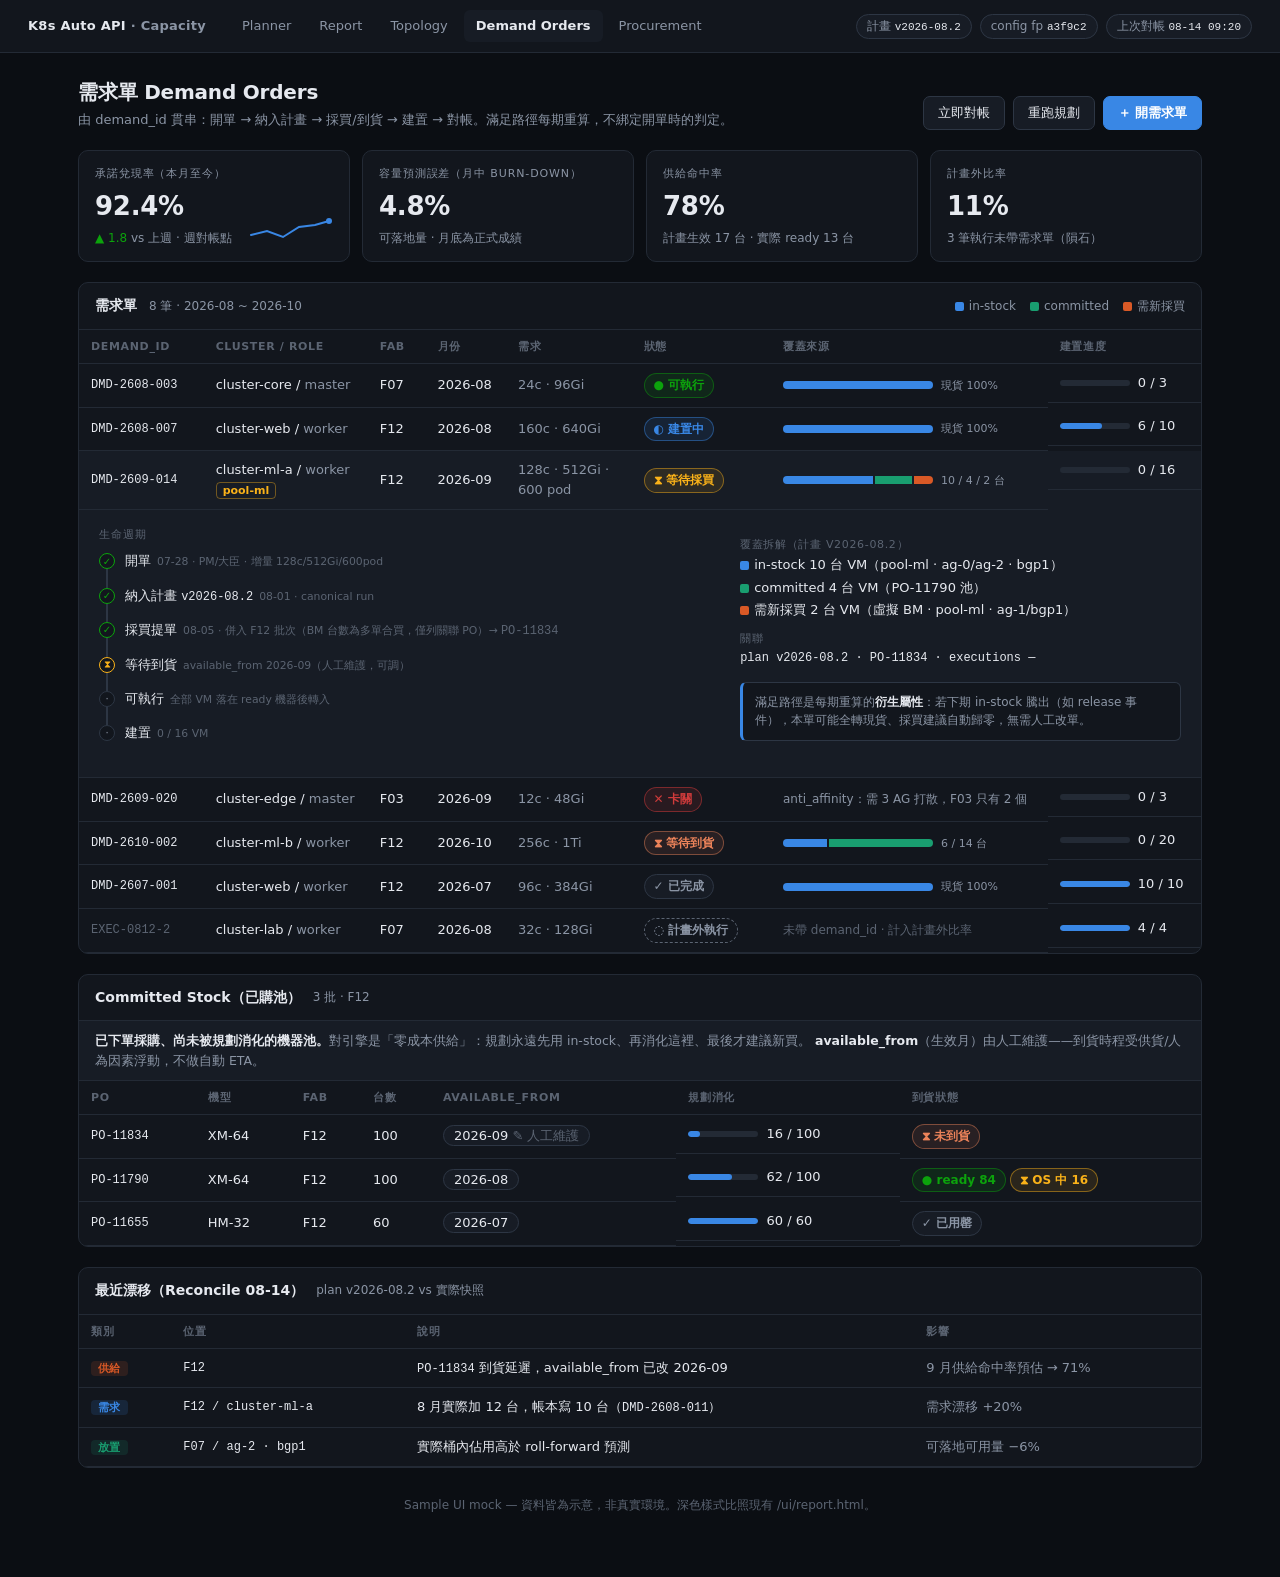
<file: docs/mockups/e2e-ui-mock.html>
<!doctype html>
<html lang="zh-Hant">
<head>
<meta charset="utf-8">
<meta name="viewport" content="width=device-width,initial-scale=1">
<title>Demand Orders — E2E Sample UI (mock)</title>
<style>
  :root{
    --bg:#0b0e13; --card:#12161d; --card2:#171c25; --border:#232a35; --border2:#2d3644;
    --text:#e6e9ef; --muted:#8b95a5; --subtle:#5b6472;
    --accent:#3987e5;
    --c-instock:#3987e5; --c-committed:#199e70; --c-newbuy:#d95926;
    --f03:#3987e5; --f07:#d95926; --f12:#199e70;
    --s-good:#0ca30c; --s-warn:#fab219; --s-serious:#ec835a; --s-crit:#d03b3b;
    color-scheme:dark;
  }
  *{box-sizing:border-box}
  body{margin:0;background:var(--bg);color:var(--text);
    font:14px/1.55 ui-sans-serif,system-ui,-apple-system,"Segoe UI",Roboto,"Noto Sans TC",sans-serif;}
  .num{font-variant-numeric:tabular-nums}
  a{color:var(--accent);text-decoration:none}

  /* top nav */
  .topbar{display:flex;align-items:center;gap:24px;padding:10px 28px;border-bottom:1px solid var(--border);
    background:var(--card);position:sticky;top:0;z-index:5}
  .brand{font-weight:600;font-size:13px;letter-spacing:.02em;color:var(--muted)}
  .brand b{color:var(--text)}
  nav{display:flex;gap:4px}
  nav a{padding:6px 12px;border-radius:6px;color:var(--muted);font-size:13px;cursor:pointer}
  nav a:hover{background:var(--card2);color:var(--text)}
  nav a.on{background:var(--card2);color:var(--text);font-weight:600}
  .plan-ctx{margin-left:auto;display:flex;gap:8px;align-items:center;font-size:12px;color:var(--muted)}
  .ctx-chip{border:1px solid var(--border2);border-radius:999px;padding:2px 10px;background:var(--card2)}
  .ctx-chip code{color:var(--text);font-size:11px}

  main{max-width:1180px;margin:0 auto;padding:24px 28px 64px;display:flex;flex-direction:column;gap:20px}
  main[hidden]{display:none}
  tr[hidden]{display:none}

  .pagehead{display:flex;align-items:flex-end;gap:16px;flex-wrap:wrap}
  h1{font-size:20px;margin:0;font-weight:650;letter-spacing:-.01em}
  .pagehead p{margin:2px 0 0;color:var(--muted);font-size:13px}
  .actions{margin-left:auto;display:flex;gap:8px}
  .btn{border:1px solid var(--border2);background:var(--card2);color:var(--text);border-radius:7px;
    padding:7px 14px;font-size:13px;cursor:pointer}
  .btn:hover{border-color:var(--subtle)}
  .btn.primary{background:var(--accent);border-color:var(--accent);color:#fff;font-weight:600}
  .btn:focus-visible,nav a:focus-visible{outline:2px solid var(--accent);outline-offset:2px}

  .tiles{display:grid;grid-template-columns:repeat(auto-fit,minmax(230px,1fr));gap:12px}
  .tile{background:var(--card);border:1px solid var(--border);border-radius:10px;padding:14px 16px}
  .tile .lbl{font-size:11px;text-transform:uppercase;letter-spacing:.08em;color:var(--muted)}
  .tile .val{font-size:26px;font-weight:650;margin-top:4px;letter-spacing:-.01em}
  .tile .sub{font-size:12px;color:var(--muted);margin-top:2px}
  .tile .row{display:flex;align-items:flex-end;gap:12px}
  .spark{margin-left:auto;flex:0 0 auto}
  .delta-up{color:var(--s-good)}

  section.card{background:var(--card);border:1px solid var(--border);border-radius:10px;overflow:hidden}
  .card-h{display:flex;align-items:center;gap:12px;padding:12px 16px;border-bottom:1px solid var(--border);flex-wrap:wrap}
  .card-h h2{font-size:14px;margin:0;font-weight:650}
  .card-h .hint{color:var(--muted);font-size:12px}
  .legend{margin-left:auto;display:flex;gap:14px;font-size:12px;color:var(--muted);flex-wrap:wrap}
  .sw{display:inline-block;width:9px;height:9px;border-radius:2px;margin-right:5px;vertical-align:-1px}

  table{width:100%;border-collapse:collapse;font-size:13px}
  th{font-size:11px;text-transform:uppercase;letter-spacing:.06em;color:var(--subtle);
    text-align:left;padding:8px 12px;border-bottom:1px solid var(--border);font-weight:600}
  td{padding:9px 12px;border-bottom:1px solid var(--border);vertical-align:middle}
  tbody tr:hover{background:var(--card2)}
  tr.expanded, tr.expanded:hover{background:var(--card2)}
  .mono{font-family:ui-monospace,SFMono-Regular,Menlo,monospace;font-size:12px}
  .dim{color:var(--muted)} .dimmer{color:var(--subtle)}
  .tblwrap{overflow-x:auto}

  .chip{display:inline-flex;align-items:center;gap:5px;border-radius:999px;padding:2px 9px;
    font-size:12px;font-weight:600;border:1px solid transparent;white-space:nowrap}
  .st-ready   {color:var(--s-good);   border-color:color-mix(in srgb,var(--s-good) 45%,transparent);   background:color-mix(in srgb,var(--s-good) 12%,transparent)}
  .st-building{color:var(--accent);   border-color:color-mix(in srgb,var(--accent) 45%,transparent);   background:color-mix(in srgb,var(--accent) 12%,transparent)}
  .st-waitbuy {color:var(--s-warn);   border-color:color-mix(in srgb,var(--s-warn) 45%,transparent);   background:color-mix(in srgb,var(--s-warn) 10%,transparent)}
  .st-waitship{color:var(--s-serious);border-color:color-mix(in srgb,var(--s-serious) 45%,transparent);background:color-mix(in srgb,var(--s-serious) 10%,transparent)}
  .st-blocked {color:var(--s-crit);   border-color:color-mix(in srgb,var(--s-crit) 50%,transparent);   background:color-mix(in srgb,var(--s-crit) 12%,transparent)}
  .st-done    {color:var(--muted);    border-color:var(--border2); background:var(--card2)}
  .st-unplanned{color:var(--muted);border:1px dashed var(--subtle);background:transparent}

  .covbar{display:flex;width:150px;height:8px;border-radius:4px;overflow:hidden;gap:2px}
  .covbar i{display:block;height:100%}
  .cov-instock{background:var(--c-instock)} .cov-committed{background:var(--c-committed)} .cov-newbuy{background:var(--c-newbuy)}
  .covwrap{display:flex;align-items:center;gap:8px}
  .covwrap .pct{font-size:11px;color:var(--muted)}

  .progress{display:flex;align-items:center;gap:8px}
  .pbar{width:70px;height:6px;border-radius:3px;background:var(--border);overflow:hidden}
  .pbar i{display:block;height:100%;background:var(--accent);border-radius:3px}
  .pbar i.hot{background:var(--s-serious)}

  td.detail{padding:16px 20px 20px;background:var(--card2)}
  .detail-grid{display:grid;grid-template-columns:1.4fr 1fr;gap:24px}
  @media (max-width:820px){.detail-grid{grid-template-columns:1fr}}
  .timeline{list-style:none;margin:8px 0 0;padding:0;display:flex;flex-direction:column}
  .timeline li{position:relative;padding:0 0 14px 26px;font-size:13px}
  .timeline li::before{content:"";position:absolute;left:7px;top:16px;bottom:-2px;width:2px;background:var(--border2)}
  .timeline li:last-child::before{display:none}
  .timeline .dot{position:absolute;left:0;top:2px;width:16px;height:16px;border-radius:50%;
    display:flex;align-items:center;justify-content:center;font-size:10px;background:var(--card);
    border:1.5px solid var(--border2);color:var(--muted)}
  .timeline .done .dot{border-color:var(--s-good);color:var(--s-good)}
  .timeline .now .dot{border-color:var(--s-warn);color:var(--s-warn)}
  .timeline .t{color:var(--text)} .timeline small{color:var(--subtle);margin-left:6px}
  .kv{margin:8px 0 0;font-size:13px}
  .kv dt{color:var(--subtle);font-size:11px;text-transform:uppercase;letter-spacing:.06em;margin-top:10px}
  .kv dd{margin:2px 0 0}
  .note{margin-top:14px;padding:10px 12px;border:1px solid var(--border2);border-left:3px solid var(--accent);
    border-radius:6px;font-size:12px;color:var(--muted);background:var(--card)}

  .drift-cat{font-size:11px;font-weight:700;border-radius:4px;padding:1px 7px;letter-spacing:.03em}
  .dc-supply{color:var(--c-newbuy);background:color-mix(in srgb,var(--c-newbuy) 14%,transparent)}
  .dc-demand{color:var(--c-instock);background:color-mix(in srgb,var(--c-instock) 14%,transparent)}
  .dc-place{color:var(--c-committed);background:color-mix(in srgb,var(--c-committed) 14%,transparent)}

  .explain{padding:10px 16px;border-bottom:1px solid var(--border);font-size:12.5px;color:var(--muted);
    background:var(--card2)}
  .explain b{color:var(--text)}
  footer{color:var(--subtle);font-size:12px;text-align:center;padding-top:8px}

  /* fab filter */
  .fabfilter{display:flex;gap:6px}
  .fabfilter button{border:1px solid var(--border2);background:var(--card2);color:var(--muted);
    border-radius:999px;padding:3px 12px;font-size:12px;cursor:pointer}
  .fabfilter button.sel{background:var(--accent);border-color:var(--accent);color:#fff;font-weight:600}
  .fabfilter button:focus-visible{outline:2px solid var(--accent);outline-offset:2px}

  .chartwrap{padding:14px 16px 8px;overflow-x:auto}

  /* fab × month matrix */
  table.matrix th, table.matrix td{text-align:center}
  table.matrix th:first-child, table.matrix td:first-child{text-align:left}
  table.matrix thead tr:first-child th{border-bottom:none;padding-bottom:2px}
  table.matrix thead tr+tr th{padding-top:2px}
  table.matrix thead th.yr{color:var(--muted);letter-spacing:.12em}
  table.matrix thead th.yr:not(:first-child){border-left:1px solid var(--border2)}
  table.matrix td.ynew{border-left:1px solid var(--border2)}
  .mx .b{font-size:16px;font-weight:650;line-height:1.2}
  .mx .s{font-size:11px;color:var(--muted)}
  td.mx-block{background:color-mix(in srgb,var(--s-crit) 9%,transparent)}
  td.mx-block .b{color:var(--s-crit)}
  td.mx-idle{color:var(--subtle)}
  tr.mx-total td{background:var(--card2);font-weight:600;border-top:2px solid var(--border2)}
  .fab-dot{display:inline-block;width:9px;height:9px;border-radius:2px;margin-right:5px;vertical-align:-1px}
  .pool-tag{font-size:11px;font-weight:600;border:1px solid var(--border2);border-radius:4px;
    padding:1px 6px;color:var(--muted);background:var(--card2)}
  .pool-tag.ded{color:var(--s-warn);border-color:color-mix(in srgb,var(--s-warn) 40%,transparent)}
</style>
</head>
<body>

<div class="topbar">
  <span class="brand"><b>K8s Auto API</b> · Capacity</span>
  <nav>
    <a>Planner</a><a>Report</a><a>Topology</a>
    <a class="on" data-view="demand" href="#">Demand Orders</a>
    <a data-view="procure" href="#">Procurement</a>
  </nav>
  <div class="plan-ctx">
    <span class="ctx-chip">計畫 <code>v2026-08.2</code></span>
    <span class="ctx-chip">config fp <code>a3f9c2</code></span>
    <span class="ctx-chip">上次對帳 <code>08-14 09:20</code></span>
  </div>
</div>

<!-- ══════════════ VIEW 1 · DEMAND ORDERS ══════════════ -->
<main data-view="demand">
  <div class="pagehead">
    <div>
      <h1>需求單 Demand Orders</h1>
      <p>由 demand_id 貫串：開單 → 納入計畫 → 採買/到貨 → 建置 → 對帳。滿足路徑每期重算，不綁定開單時的判定。</p>
    </div>
    <div class="actions">
      <button class="btn">立即對帳</button>
      <button class="btn">重跑規劃</button>
      <button class="btn primary">＋ 開需求單</button>
    </div>
  </div>

  <div class="tiles">
    <div class="tile">
      <div class="lbl">承諾兌現率（本月至今）</div>
      <div class="row">
        <div><div class="val num">92.4%</div>
        <div class="sub num"><span class="delta-up">▲ 1.8</span> vs 上週 · 週對帳點</div></div>
        <svg class="spark" width="86" height="34" viewBox="0 0 86 34" aria-label="近六週承諾兌現率走勢">
          <polyline points="4,22 20,18 36,24 52,14 68,12 82,8" fill="none" stroke="var(--accent)" stroke-width="2" stroke-linecap="round"/>
          <circle cx="82" cy="8" r="3" fill="var(--accent)"/>
        </svg>
      </div>
    </div>
    <div class="tile">
      <div class="lbl">容量預測誤差（月中 burn-down）</div>
      <div class="val num">4.8%</div>
      <div class="sub">可落地量 · 月底為正式成績</div>
    </div>
    <div class="tile">
      <div class="lbl">供給命中率</div>
      <div class="val num">78%</div>
      <div class="sub num">計畫生效 17 台 · 實際 ready 13 台</div>
    </div>
    <div class="tile">
      <div class="lbl">計畫外比率</div>
      <div class="val num">11%</div>
      <div class="sub num">3 筆執行未帶需求單（隕石）</div>
    </div>
  </div>

  <section class="card">
    <div class="card-h">
      <h2>需求單</h2><span class="hint">8 筆 · 2026-08 ~ 2026-10</span>
      <div class="legend">
        <span><i class="sw" style="background:var(--c-instock)"></i>in-stock</span>
        <span><i class="sw" style="background:var(--c-committed)"></i>committed</span>
        <span><i class="sw" style="background:var(--c-newbuy)"></i>需新採買</span>
      </div>
    </div>
    <div class="tblwrap">
    <table>
      <thead><tr>
        <th>demand_id</th><th>cluster / role</th><th>fab</th><th>月份</th>
        <th>需求</th><th>狀態</th><th>覆蓋來源</th><th>建置進度</th>
      </tr></thead>
      <tbody>
        <tr>
          <td class="mono">DMD-2608-003</td><td>cluster-core / <span class="dim">master</span></td>
          <td>F07</td><td class="num">2026-08</td>
          <td class="dim num">24c · 96Gi</td>
          <td><span class="chip st-ready">● 可執行</span></td>
          <td><div class="covwrap"><div class="covbar"><i class="cov-instock" style="width:100%"></i></div><span class="pct">現貨 100%</span></div></td>
          <td class="progress num"><div class="pbar"><i style="width:0%"></i></div>0 / 3</td>
        </tr>
        <tr>
          <td class="mono">DMD-2608-007</td><td>cluster-web / <span class="dim">worker</span></td>
          <td>F12</td><td class="num">2026-08</td>
          <td class="dim num">160c · 640Gi</td>
          <td><span class="chip st-building">◐ 建置中</span></td>
          <td><div class="covwrap"><div class="covbar"><i class="cov-instock" style="width:100%"></i></div><span class="pct">現貨 100%</span></div></td>
          <td class="progress num"><div class="pbar"><i style="width:60%"></i></div>6 / 10</td>
        </tr>
        <tr class="expanded">
          <td class="mono">DMD-2609-014</td><td>cluster-ml-a / <span class="dim">worker</span> <span class="pool-tag ded">pool-ml</span></td>
          <td>F12</td><td class="num">2026-09</td>
          <td class="dim num">128c · 512Gi · 600 pod</td>
          <td><span class="chip st-waitbuy">⧗ 等待採買</span></td>
          <td><div class="covwrap"><div class="covbar">
            <i class="cov-instock" style="width:62%"></i><i class="cov-committed" style="width:25%"></i><i class="cov-newbuy" style="width:13%"></i>
          </div><span class="pct num">10 / 4 / 2 台</span></div></td>
          <td class="progress num"><div class="pbar"><i style="width:0%"></i></div>0 / 16</td>
        </tr>
        <tr class="expanded"><td class="detail" colspan="8">
          <div class="detail-grid">
            <div>
              <div class="lbl" style="font-size:11px;text-transform:uppercase;letter-spacing:.08em;color:var(--subtle)">生命週期</div>
              <ul class="timeline">
                <li class="done"><span class="dot">✓</span><span class="t">開單</span><small>07-28 · PM/大臣 · 增量 128c/512Gi/600pod</small></li>
                <li class="done"><span class="dot">✓</span><span class="t">納入計畫 <span class="mono">v2026-08.2</span></span><small>08-01 · canonical run</small></li>
                <li class="done"><span class="dot">✓</span><span class="t">採買提單</span><small>08-05 · 併入 F12 批次（BM 台數為多單合買，僅列關聯 PO）→ <span class="mono">PO-11834</span></small></li>
                <li class="now"><span class="dot">⧗</span><span class="t">等待到貨</span><small>available_from 2026-09（人工維護，可調）</small></li>
                <li><span class="dot">·</span><span class="t">可執行</span><small>全部 VM 落在 ready 機器後轉入</small></li>
                <li><span class="dot">·</span><span class="t">建置</span><small>0 / 16 VM</small></li>
              </ul>
            </div>
            <div>
              <dl class="kv">
                <dt>覆蓋拆解（計畫 v2026-08.2）</dt>
                <dd class="num"><i class="sw" style="background:var(--c-instock)"></i>in-stock 10 台 VM（pool-ml · ag-0/ag-2 · bgp1）</dd>
                <dd class="num"><i class="sw" style="background:var(--c-committed)"></i>committed 4 台 VM（PO-11790 池）</dd>
                <dd class="num"><i class="sw" style="background:var(--c-newbuy)"></i>需新採買 2 台 VM（虛擬 BM · pool-ml · ag-1/bgp1）</dd>
                <dt>關聯</dt>
                <dd class="mono">plan v2026-08.2 · PO-11834 · executions —</dd>
              </dl>
              <div class="note">滿足路徑是每期重算的<b style="color:var(--text)">衍生屬性</b>：若下期 in-stock 騰出（如 release 事件），本單可能全轉現貨、採買建議自動歸零，無需人工改單。</div>
            </div>
          </div>
        </td></tr>
        <tr>
          <td class="mono">DMD-2609-020</td><td>cluster-edge / <span class="dim">master</span></td>
          <td>F03</td><td class="num">2026-09</td>
          <td class="dim num">12c · 48Gi</td>
          <td><span class="chip st-blocked">✕ 卡關</span></td>
          <td><span class="dim" style="font-size:12px">anti_affinity：需 3 AG 打散，F03 只有 2 個</span></td>
          <td class="progress num"><div class="pbar"><i style="width:0%"></i></div>0 / 3</td>
        </tr>
        <tr>
          <td class="mono">DMD-2610-002</td><td>cluster-ml-b / <span class="dim">worker</span></td>
          <td>F12</td><td class="num">2026-10</td>
          <td class="dim num">256c · 1Ti</td>
          <td><span class="chip st-waitship">⧗ 等待到貨</span></td>
          <td><div class="covwrap"><div class="covbar">
            <i class="cov-instock" style="width:30%"></i><i class="cov-committed" style="width:70%"></i>
          </div><span class="pct num">6 / 14 台</span></div></td>
          <td class="progress num"><div class="pbar"><i style="width:0%"></i></div>0 / 20</td>
        </tr>
        <tr>
          <td class="mono">DMD-2607-001</td><td>cluster-web / <span class="dim">worker</span></td>
          <td>F12</td><td class="num">2026-07</td>
          <td class="dim num">96c · 384Gi</td>
          <td><span class="chip st-done">✓ 已完成</span></td>
          <td><div class="covwrap"><div class="covbar"><i class="cov-instock" style="width:100%"></i></div><span class="pct">現貨 100%</span></div></td>
          <td class="progress num"><div class="pbar"><i style="width:100%"></i></div>10 / 10</td>
        </tr>
        <tr>
          <td class="mono dimmer">EXEC-0812-2</td><td>cluster-lab / <span class="dim">worker</span></td>
          <td>F07</td><td class="num">2026-08</td>
          <td class="dim num">32c · 128Gi</td>
          <td><span class="chip st-unplanned">◌ 計畫外執行</span></td>
          <td><span class="dimmer" style="font-size:12px">未帶 demand_id · 計入計畫外比率</span></td>
          <td class="progress num"><div class="pbar"><i style="width:100%"></i></div>4 / 4</td>
        </tr>
      </tbody>
    </table>
    </div>
  </section>

  <section class="card">
    <div class="card-h"><h2>Committed Stock（已購池）</h2><span class="hint">3 批 · F12</span></div>
    <div class="explain">
      <b>已下單採購、尚未被規劃消化的機器池。</b>對引擎是「零成本供給」：規劃永遠先用 in-stock、再消化這裡、最後才建議新買。
      <b>available_from</b>（生效月）由人工維護——到貨時程受供貨/人為因素浮動，不做自動 ETA。
    </div>
    <div class="tblwrap">
    <table>
      <thead><tr>
        <th>PO</th><th>機型</th><th>fab</th><th>台數</th><th>available_from</th><th>規劃消化</th><th>到貨狀態</th>
      </tr></thead>
      <tbody>
        <tr>
          <td class="mono">PO-11834</td><td>XM-64</td><td>F12</td><td class="num">100</td>
          <td><span class="ctx-chip num">2026-09 <span class="dimmer">✎ 人工維護</span></span></td>
          <td class="progress num"><div class="pbar"><i style="width:16%"></i></div>16 / 100</td>
          <td><span class="chip st-waitship">⧗ 未到貨</span></td>
        </tr>
        <tr>
          <td class="mono">PO-11790</td><td>XM-64</td><td>F12</td><td class="num">100</td>
          <td><span class="ctx-chip num">2026-08</span></td>
          <td class="progress num"><div class="pbar"><i style="width:62%"></i></div>62 / 100</td>
          <td><span class="chip st-ready">● ready 84</span> <span class="chip st-waitbuy">⧗ OS 中 16</span></td>
        </tr>
        <tr>
          <td class="mono">PO-11655</td><td>HM-32</td><td>F12</td><td class="num">60</td>
          <td><span class="ctx-chip num">2026-07</span></td>
          <td class="progress num"><div class="pbar"><i style="width:100%"></i></div>60 / 60</td>
          <td><span class="chip st-done">✓ 已用罄</span></td>
        </tr>
      </tbody>
    </table>
    </div>
  </section>

  <section class="card">
    <div class="card-h"><h2>最近漂移（Reconcile 08-14）</h2><span class="hint">plan v2026-08.2 vs 實際快照</span></div>
    <div class="tblwrap">
    <table>
      <thead><tr><th>類別</th><th>位置</th><th>說明</th><th>影響</th></tr></thead>
      <tbody>
        <tr>
          <td><span class="drift-cat dc-supply">供給</span></td>
          <td class="mono">F12</td>
          <td><span class="mono">PO-11834</span> 到貨延遲，available_from 已改 2026-09</td>
          <td class="dim num">9 月供給命中率預估 → 71%</td>
        </tr>
        <tr>
          <td><span class="drift-cat dc-demand">需求</span></td>
          <td class="mono">F12 / cluster-ml-a</td>
          <td>8 月實際加 12 台，帳本寫 10 台（<span class="mono">DMD-2608-011</span>）</td>
          <td class="dim num">需求漂移 +20%</td>
        </tr>
        <tr>
          <td><span class="drift-cat dc-place">放置</span></td>
          <td class="mono">F07 / ag-2 · bgp1</td>
          <td>實際桶內佔用高於 roll-forward 預測</td>
          <td class="dim num">可落地可用量 −6%</td>
        </tr>
      </tbody>
    </table>
    </div>
  </section>

  <footer>Sample UI mock — 資料皆為示意，非真實環境。深色樣式比照現有 /ui/report.html。</footer>
</main>

<!-- ══════════════ VIEW 2 · PROCUREMENT ══════════════ -->
<main data-view="procure" hidden>
  <div class="pagehead">
    <div>
      <h1>採買 Procurement</h1>
      <p>同一份計畫（v2026-08.2）的採買投影：每月 × 每 fab 的需求量、in-stock 可落地、committed 消化與新採買建議。</p>
    </div>
    <div class="actions">
      <button class="btn">匯出 Excel</button>
      <button class="btn primary">重跑規劃</button>
    </div>
  </div>

  <div class="tiles">
    <div class="tile">
      <div class="lbl">未來三月新採買建議</div>
      <div class="val num">≥ 23 台 BM</div>
      <div class="sub num">F12 14 · F07 6 · F03 ≥3（卡關月 what-if）</div>
    </div>
    <div class="tile">
      <div class="lbl">Committed 未消化</div>
      <div class="val num">122 台</div>
      <div class="sub num">其中已 ready 84 · 未到貨 84（PO-11834）</div>
    </div>
    <div class="tile">
      <div class="lbl">2026-09 需求</div>
      <div class="val num">49 nodes</div>
      <div class="sub num">缺口 3 nodes（F03 · anti-affinity）</div>
    </div>
    <div class="tile">
      <div class="lbl">不買累計缺口（至 2026-10）</div>
      <div class="val num">≥ 23 台</div>
      <div class="sub">= 每月採買量前綴和（決議 #43）</div>
    </div>
  </div>

  <section class="card">
    <div class="card-h">
      <h2>逐月新採買 BM 台數</h2><span class="hint">by fab · 2026-08 ~ 2026-10</span>
      <div class="legend">
        <span><i class="fab-dot" style="background:var(--f03)"></i>F03</span>
        <span><i class="fab-dot" style="background:var(--f07)"></i>F07</span>
        <span><i class="fab-dot" style="background:var(--f12)"></i>F12</span>
        <span class="dimmer">虛線 = 卡關月 what-if 台數（下界 ≥）</span>
      </div>
    </div>
    <div class="chartwrap">
      <svg width="540" height="192" viewBox="0 0 540 192" role="img" aria-label="逐月新採買 BM 台數，依 fab 分組長條圖">
        <!-- gridlines -->
        <line x1="40" y1="150" x2="520" y2="150" stroke="var(--border2)" stroke-width="1"/>
        <line x1="40" y1="90"  x2="520" y2="90"  stroke="var(--border)" stroke-width="1"/>
        <line x1="40" y1="30"  x2="520" y2="30"  stroke="var(--border)" stroke-width="1"/>
        <text x="32" y="154" fill="var(--subtle)" font-size="10" text-anchor="end" class="num">0</text>
        <text x="32" y="94"  fill="var(--subtle)" font-size="10" text-anchor="end" class="num">4</text>
        <text x="32" y="34"  fill="var(--subtle)" font-size="10" text-anchor="end" class="num">8</text>
        <!-- 2026-08: all zero -->
        <text x="120" y="144" fill="var(--subtle)" font-size="10" text-anchor="middle" class="num">0 · 0 · 0</text>
        <text x="120" y="170" fill="var(--muted)" font-size="11" text-anchor="middle">2026-08</text>
        <!-- 2026-09 cluster: F03 3(what-if) F07 4 F12 6 -->
        <g>
          <rect x="240" y="105" width="26" height="45" rx="3" fill="var(--f03)" fill-opacity=".3"
                stroke="var(--f03)" stroke-width="1.5" stroke-dasharray="4 3"><title>F03 · 2026-09 · what-if ≥3 台（卡關月）</title></rect>
          <text x="253" y="98" fill="var(--muted)" font-size="10" text-anchor="middle" class="num">≥3</text>
          <rect x="272" y="90" width="26" height="60" rx="3" fill="var(--f07)"><title>F07 · 2026-09 · 4 台</title></rect>
          <text x="285" y="83" fill="var(--muted)" font-size="10" text-anchor="middle" class="num">4</text>
          <rect x="304" y="60" width="26" height="90" rx="3" fill="var(--f12)"><title>F12 · 2026-09 · 6 台</title></rect>
          <text x="317" y="53" fill="var(--muted)" font-size="10" text-anchor="middle" class="num">6</text>
          <text x="285" y="170" fill="var(--muted)" font-size="11" text-anchor="middle">2026-09</text>
        </g>
        <!-- 2026-10 cluster: F03 0 F07 2 F12 8 -->
        <g>
          <text x="423" y="144" fill="var(--subtle)" font-size="10" text-anchor="middle" class="num">0</text>
          <rect x="439" y="120" width="26" height="30" rx="3" fill="var(--f07)"><title>F07 · 2026-10 · 2 台</title></rect>
          <text x="452" y="113" fill="var(--muted)" font-size="10" text-anchor="middle" class="num">2</text>
          <rect x="471" y="30" width="26" height="120" rx="3" fill="var(--f12)"><title>F12 · 2026-10 · 8 台</title></rect>
          <text x="484" y="23" fill="var(--muted)" font-size="10" text-anchor="middle" class="num">8</text>
          <text x="452" y="170" fill="var(--muted)" font-size="11" text-anchor="middle">2026-10</text>
        </g>
      </svg>
    </div>
  </section>

  <section class="card">
    <div class="card-h">
      <h2>Fab × 月 矩陣</h2><span class="hint">大字 = 新採買 BM 台數 · 小字 = 需求 nodes</span>
      <div class="legend">
        <span><span class="chip st-blocked" style="font-size:11px;padding:1px 7px">✕ 卡關</span></span>
        <span class="dimmer">「—」= 該月未規劃（非 0，月份三態）</span>
      </div>
    </div>
    <div class="tblwrap">
    <table class="matrix">
      <thead>
        <tr>
          <th rowspan="2">fab</th>
          <th class="yr" colspan="5">2026</th>
          <th class="yr" colspan="1">2027</th>
        </tr>
        <tr><th>08</th><th>09</th><th>10</th><th>11</th><th>12</th><th>01</th></tr>
      </thead>
      <tbody>
        <tr>
          <td><i class="fab-dot" style="background:var(--f03)"></i>F03</td>
          <td class="mx num"><div class="b">0</div><div class="s">6 nodes</div></td>
          <td class="mx mx-block num"><div class="b">≥3</div><div class="s">3 nodes · AA 卡關</div></td>
          <td class="mx mx-idle num"><div class="b">—</div><div class="s">未規劃</div></td>
          <td class="mx mx-idle num"><div class="b">—</div></td>
          <td class="mx mx-idle num"><div class="b">—</div></td>
          <td class="mx mx-idle num ynew"><div class="b">—</div></td>
        </tr>
        <tr>
          <td><i class="fab-dot" style="background:var(--f07)"></i>F07</td>
          <td class="mx num"><div class="b">0</div><div class="s">12 nodes</div></td>
          <td class="mx num"><div class="b">4</div><div class="s">30 nodes</div></td>
          <td class="mx num"><div class="b">2</div><div class="s">8 nodes</div></td>
          <td class="mx num"><div class="b">0</div><div class="s">6 nodes</div></td>
          <td class="mx mx-idle num"><div class="b">—</div></td>
          <td class="mx mx-idle num ynew"><div class="b">—</div></td>
        </tr>
        <tr>
          <td><i class="fab-dot" style="background:var(--f12)"></i>F12</td>
          <td class="mx num"><div class="b">0</div><div class="s">18 nodes</div></td>
          <td class="mx num"><div class="b">6</div><div class="s">16 nodes</div></td>
          <td class="mx num"><div class="b">8</div><div class="s">20 nodes</div></td>
          <td class="mx mx-idle num"><div class="b">—</div><div class="s">未規劃</div></td>
          <td class="mx num"><div class="b">5</div><div class="s">12 nodes</div></td>
          <td class="mx num ynew"><div class="b">3</div><div class="s">8 nodes</div></td>
        </tr>
        <tr class="mx-total">
          <td>合計</td>
          <td class="num">0</td>
          <td class="num">≥13</td>
          <td class="num">10</td>
          <td class="num">0</td>
          <td class="num">5</td>
          <td class="num ynew">3</td>
        </tr>
      </tbody>
    </table>
    </div>
  </section>

  <section class="card">
    <div class="card-h">
      <h2>需求 / 供給 / 採買明細</h2><span class="hint">fab × 月 · node 與 BM 兩種台數分開（決議 #23）</span>
      <div class="fabfilter" role="group" aria-label="fab 篩選">
        <button class="sel" data-fab="all">全部</button>
        <button data-fab="F03">F03</button>
        <button data-fab="F07">F07</button>
        <button data-fab="F12">F12</button>
      </div>
    </div>
    <div class="tblwrap">
    <table>
      <thead><tr>
        <th>fab</th><th>月份</th><th>需求 (nodes)</th><th>in-stock 可落地 (nodes)</th>
        <th>committed 消化 (台)</th><th>新採買 (BM 台)</th><th>不買累計 (台)</th><th>狀態</th>
      </tr></thead>
      <tbody>
        <tr data-fab="F03">
          <td><i class="fab-dot" style="background:var(--f03)"></i>F03</td><td class="num">2026-08</td>
          <td class="num">6</td><td class="num dim">9</td><td class="num dim">0</td>
          <td class="num">0</td><td class="num dim">0</td>
          <td><span class="chip st-ready">● OK</span></td>
        </tr>
        <tr data-fab="F03">
          <td><i class="fab-dot" style="background:var(--f03)"></i>F03</td><td class="num">2026-09</td>
          <td class="num">3</td><td class="num dim">6</td><td class="num dim">0</td>
          <td class="num dim">what-if ≥3</td><td class="num">≥3</td>
          <td><span class="chip st-blocked">✕ ANTI-AFFINITY</span></td>
        </tr>
        <tr data-fab="F03">
          <td><i class="fab-dot" style="background:var(--f03)"></i>F03</td><td class="num">2026-10</td>
          <td class="num dimmer">未規劃</td><td class="num dim">6</td><td class="num dim">0</td>
          <td class="num dimmer">—</td><td class="num dimmer">≥3（攜前值）</td>
          <td><span class="chip st-done">– 無成長</span></td>
        </tr>
        <tr data-fab="F07">
          <td><i class="fab-dot" style="background:var(--f07)"></i>F07</td><td class="num">2026-08</td>
          <td class="num">12</td><td class="num dim">20</td><td class="num dim">0</td>
          <td class="num">0</td><td class="num dim">0</td>
          <td><span class="chip st-ready">● OK</span></td>
        </tr>
        <tr data-fab="F07">
          <td><i class="fab-dot" style="background:var(--f07)"></i>F07</td><td class="num">2026-09</td>
          <td class="num">30</td><td class="num dim">10</td><td class="num dim">0</td>
          <td class="num">4</td><td class="num">4</td>
          <td><span class="chip st-ready">● OK</span></td>
        </tr>
        <tr data-fab="F07">
          <td><i class="fab-dot" style="background:var(--f07)"></i>F07</td><td class="num">2026-10</td>
          <td class="num">8</td><td class="num dim">4</td><td class="num dim">0</td>
          <td class="num">2</td><td class="num">6</td>
          <td><span class="chip st-ready">● OK</span></td>
        </tr>
        <tr data-fab="F12">
          <td><i class="fab-dot" style="background:var(--f12)"></i>F12</td><td class="num">2026-08</td>
          <td class="num">18</td><td class="num dim">30</td><td class="num dim">62</td>
          <td class="num">0</td><td class="num dim">0</td>
          <td><span class="chip st-ready">● OK</span></td>
        </tr>
        <tr data-fab="F12">
          <td><i class="fab-dot" style="background:var(--f12)"></i>F12</td><td class="num">2026-09</td>
          <td class="num">16</td><td class="num dim">8</td><td class="num dim">16</td>
          <td class="num">6</td><td class="num">6</td>
          <td><span class="chip st-ready">● OK</span></td>
        </tr>
        <tr data-fab="F12">
          <td><i class="fab-dot" style="background:var(--f12)"></i>F12</td><td class="num">2026-10</td>
          <td class="num">20</td><td class="num dim">2</td><td class="num dim">20</td>
          <td class="num">8</td><td class="num">14</td>
          <td><span class="chip st-ready">● OK</span></td>
        </tr>
      </tbody>
    </table>
    </div>
    <div class="explain" style="border-top:1px solid var(--border);border-bottom:none">
      <b>讀法</b>：「需求」與「in-stock 可落地」是 <b>node 台數</b>（可落地 = 以參考 VM 尺標的 remaining_node_slots，非名目加總）；
      「committed 消化」與「新採買」是 <b>BM 台數</b>。「不買累計」= 每月採買量的 per-fab 前綴和；
      卡關月（F03 2026-09）繼續累計其 what-if 台數並從此標 <b>≥</b>（下界）。
    </div>
  </section>

  <section class="card">
    <div class="card-h">
      <h2>池水位 Pool Water Levels</h2><span class="hint">獨佔池 by (fab, pool) · 2026-08 現況</span>
    </div>
    <div class="explain">
      <b>共用池的「可落地」不含獨佔池容量</b>——池只對 owner cluster 可見，混算會系統性高估共用容量。
      pool 是報表的一個切面（cell key 多一維），不是平行功能。池嚴格隔離，不支援溢出；真需要時由人工在 Inventory 調配機器歸屬。
    </div>
    <div class="tblwrap">
    <table>
      <thead><tr>
        <th>fab</th><th>pool</th><th>範圍 (AG)</th><th>可落地 (nodes)</th><th>CPU 利用率</th><th>溢出處理</th>
      </tr></thead>
      <tbody>
        <tr>
          <td><i class="fab-dot" style="background:var(--f12)"></i>F12</td>
          <td><span class="pool-tag ded">pool-ml（獨佔）</span> <span class="dim">cluster-ml-a/b</span></td>
          <td class="mono dim">ag-0 / ag-1 / ag-2</td><td class="num">12</td>
          <td class="progress num"><div class="pbar"><i style="width:68%"></i></div>68%</td>
          <td><span class="dimmer">人工調配</span></td>
        </tr>
        <tr>
          <td><i class="fab-dot" style="background:var(--f12)"></i>F12</td>
          <td><span class="pool-tag ded">pool-db（獨佔）</span> <span class="dim">cluster-db</span></td>
          <td class="mono dim">ag-0 / ag-1</td><td class="num">3</td>
          <td class="progress num"><div class="pbar"><i class="hot" style="width:82%"></i></div>82%</td>
          <td><span class="dimmer">人工調配</span></td>
        </tr>
        <tr>
          <td><i class="fab-dot" style="background:var(--f12)"></i>F12</td>
          <td><span class="pool-tag">shared（共用）</span></td>
          <td class="mono dim">ag-0 / ag-1 / ag-2</td><td class="num">41</td>
          <td class="progress num"><div class="pbar"><i style="width:55%"></i></div>55%</td>
          <td class="dimmer">—</td>
        </tr>
        <tr>
          <td><i class="fab-dot" style="background:var(--f07)"></i>F07</td>
          <td><span class="pool-tag ded">pool-cache（獨佔）</span> <span class="dim">cluster-cache</span></td>
          <td class="mono dim">ag-0 / ag-2</td><td class="num">6</td>
          <td class="progress num"><div class="pbar"><i style="width:74%"></i></div>74%</td>
          <td><span class="dimmer">人工調配</span></td>
        </tr>
        <tr>
          <td><i class="fab-dot" style="background:var(--f07)"></i>F07</td>
          <td><span class="pool-tag">shared（共用）</span></td>
          <td class="mono dim">ag-0 / ag-1 / ag-2</td><td class="num">28</td>
          <td class="progress num"><div class="pbar"><i style="width:48%"></i></div>48%</td>
          <td class="dimmer">—</td>
        </tr>
      </tbody>
    </table>
    </div>
  </section>

  <footer>Sample UI mock — 資料皆為示意，非真實環境。深色樣式比照現有 /ui/report.html。</footer>
</main>

<script>
  const tabs = document.querySelectorAll('nav a[data-view]');
  function show(v) {
    tabs.forEach(x => x.classList.toggle('on', x.dataset.view === v));
    document.querySelectorAll('main[data-view]').forEach(m => m.hidden = (m.dataset.view !== v));
  }
  tabs.forEach(t => t.addEventListener('click', e => { e.preventDefault(); show(t.dataset.view); }));
  show(location.hash === '#procure' ? 'procure' : 'demand');
  document.querySelectorAll('.fabfilter button').forEach(b => b.addEventListener('click', () => {
    document.querySelectorAll('.fabfilter button').forEach(x => x.classList.toggle('sel', x === b));
    const f = b.dataset.fab;
    document.querySelectorAll('tr[data-fab]').forEach(r => r.hidden = (f !== 'all' && r.dataset.fab !== f));
  }));
</script>

</body>
</html>
</file>
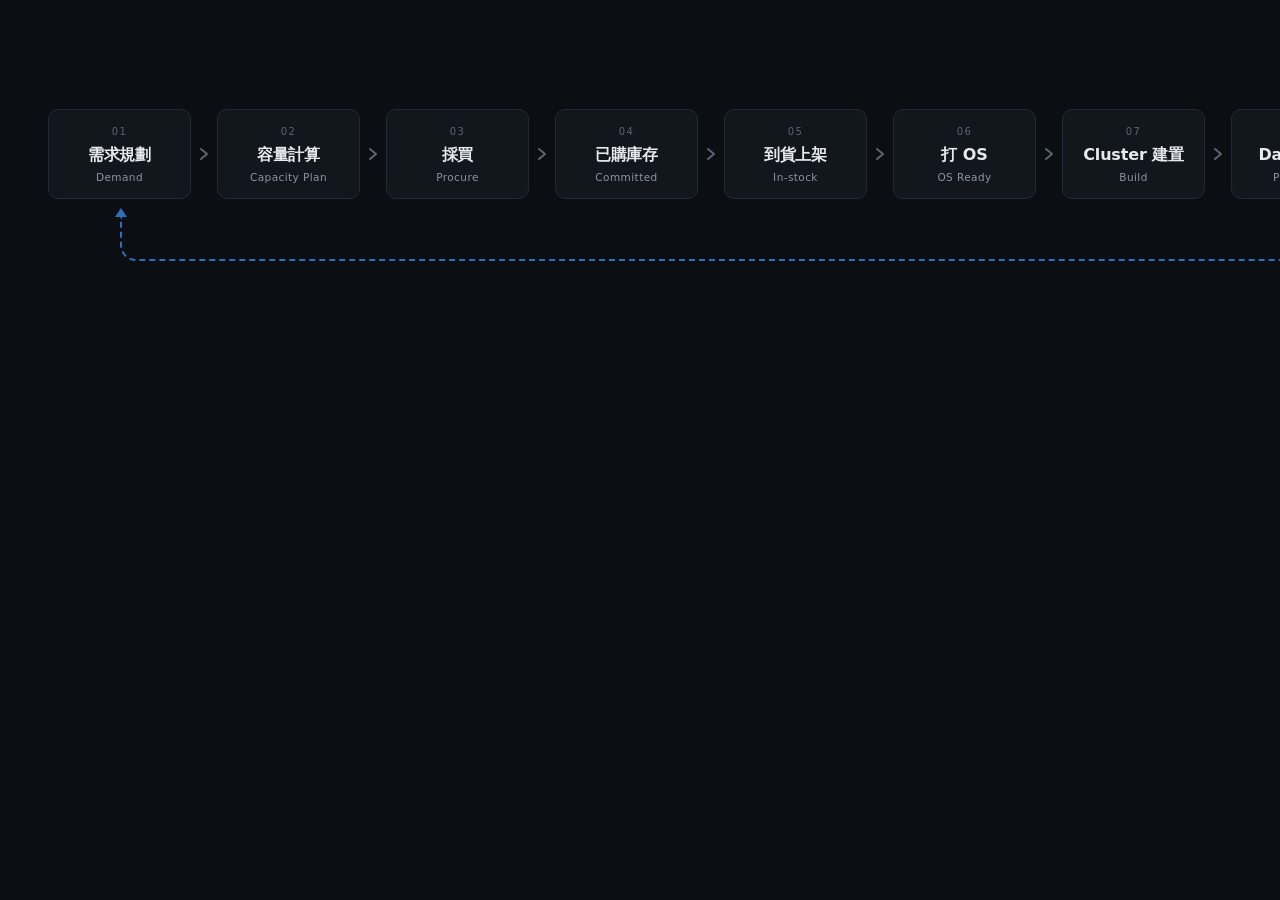
<file: docs/mockups/lifecycle-diagram.html>
<!doctype html>
<html lang="zh-Hant">
<head>
<meta charset="utf-8">
<title>Demand Lifecycle</title>
<style>
  :root{
    --bg:#0b0e13; --card:#12161d; --card2:#171c25; --border:#232a35; --border2:#2d3644;
    --text:#e6e9ef; --muted:#8b95a5; --subtle:#5b6472; --accent:#3987e5;
  }
  *{box-sizing:border-box}
  body{margin:0;background:var(--bg);color:var(--text);width:1760px;height:400px;
    display:flex;align-items:center;
    font:14px/1.5 ui-sans-serif,system-ui,-apple-system,"Segoe UI",Roboto,"Noto Sans TC",sans-serif;}
  .wrap{position:relative;padding:0 48px 92px;width:100%}
  .flow{display:flex;align-items:stretch;gap:0}
  .stage{flex:1 1 0;background:var(--card);border:1px solid var(--border);border-radius:10px;
    padding:14px 10px 12px;text-align:center;position:relative;min-width:0}
  .stage .no{font-size:10px;letter-spacing:.14em;color:var(--subtle);font-variant-numeric:tabular-nums}
  .stage .name{font-size:16px;font-weight:650;margin-top:4px;letter-spacing:-.01em;white-space:nowrap}
  .stage .en{font-size:10.5px;color:var(--muted);margin-top:3px;letter-spacing:.04em;white-space:nowrap}
  .arrow{flex:0 0 26px;display:flex;align-items:center;justify-content:center;color:var(--subtle)}
  .arrow svg{display:block}
  .loopline{position:absolute;left:120px;right:120px;bottom:30px;height:44px;
    border:2px dashed var(--accent);border-top:none;border-radius:0 0 16px 16px;opacity:.8}
  .loopline::before{content:"";position:absolute;left:-7px;top:-9px;
    border-left:6px solid transparent;border-right:6px solid transparent;
    border-bottom:9px solid var(--accent)}
</style>
</head>
<body>
<div class="wrap">
  <div class="flow" id="flow"></div>
  <div class="loopline"></div>
</div>
<script>
  const stages = [
    ["01","需求規劃","Demand"],
    ["02","容量計算","Capacity Plan"],
    ["03","採買","Procure"],
    ["04","已購庫存","Committed"],
    ["05","到貨上架","In-stock"],
    ["06","打 OS","OS Ready"],
    ["07","Cluster 建置","Build"],
    ["08","Day-1 執行","Placement"],
    ["09","Day-2 維運","Operate"],
    ["10","用量回饋","Feedback"],
  ];
  const flow = document.getElementById('flow');
  const chev = '<svg width="14" height="14" viewBox="0 0 14 14"><path d="M4 2 L10 7 L4 12" fill="none" stroke="currentColor" stroke-width="2" stroke-linecap="round" stroke-linejoin="round"/></svg>';
  stages.forEach((s, i) => {
    if (i) { const a = document.createElement('div'); a.className = 'arrow'; a.innerHTML = chev; flow.appendChild(a); }
    const d = document.createElement('div'); d.className = 'stage';
    d.innerHTML = `<div class="no">${s[0]}</div><div class="name">${s[1]}</div><div class="en">${s[2]}</div>`;
    flow.appendChild(d);
  });
</script>
</body>
</html>
</file>
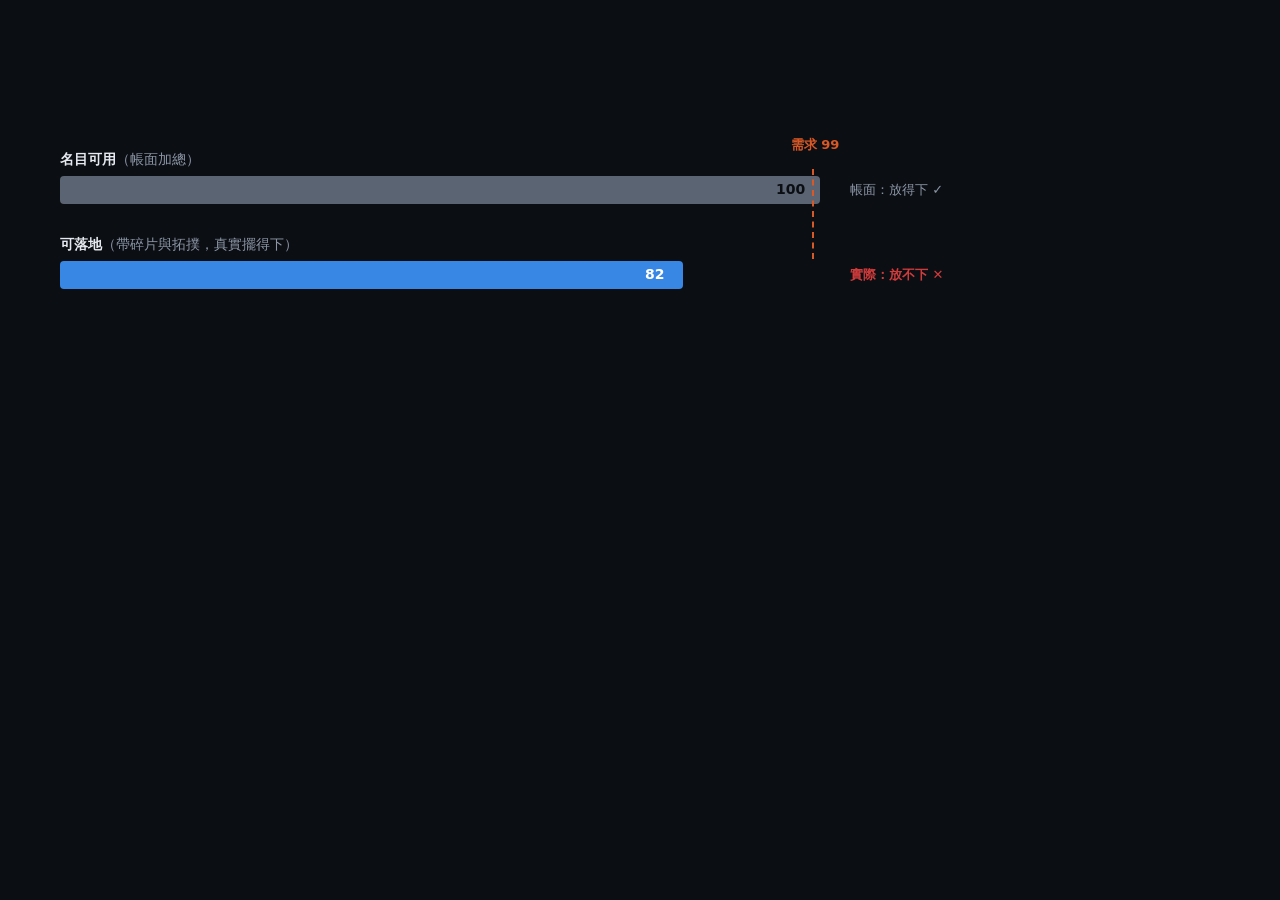
<file: docs/mockups/nominal-vs-placeable.html>
<!doctype html>
<html lang="zh-Hant">
<head>
<meta charset="utf-8">
<title>名目 vs 可落地</title>
<style>
  :root{
    --bg:#0b0e13; --card:#12161d; --border:#232a35; --border2:#2d3644;
    --text:#e6e9ef; --muted:#8b95a5; --subtle:#5b6472; --accent:#3987e5;
    --newbuy:#d95926; --crit:#d03b3b; --good:#0ca30c;
  }
  *{box-sizing:border-box}
  body{margin:0;background:var(--bg);color:var(--text);width:1200px;height:400px;
    display:flex;align-items:center;justify-content:center;
    font:14px/1.5 ui-sans-serif,system-ui,-apple-system,"Segoe UI",Roboto,"Noto Sans TC",sans-serif;}
  .num{font-variant-numeric:tabular-nums}
  .panel{position:relative;width:1080px}
  .rowlbl{font-size:14px;color:var(--muted);margin-bottom:6px}
  .rowlbl b{color:var(--text);font-weight:650}
  .track{position:relative;height:28px;margin-bottom:30px}
  .bar{position:absolute;left:0;top:0;height:28px;border-radius:4px}
  .bar.nominal{width:760px;background:var(--subtle)}
  .bar.placeable{width:623px;background:var(--accent)}
  .barval{position:absolute;top:3px;font-size:14px;font-weight:650}
  .verdict{position:absolute;top:4px;font-size:13px;white-space:nowrap}
  .demand{position:absolute;left:752px;top:64px;bottom:36px;width:0;
    border-left:2px dashed var(--newbuy)}
  .demand .tag{position:absolute;left:-44px;top:-34px;width:90px;text-align:center;
    font-size:13px;font-weight:650;color:var(--newbuy);white-space:nowrap}
</style>
</head>
<body>
  <div class="panel">
    <div style="height:44px"></div>
    <div class="rowlbl"><b>名目可用</b>（帳面加總）</div>
    <div class="track">
      <div class="bar nominal"></div>
      <span class="barval num" style="left:716px;color:var(--bg)">100</span>
      <span class="verdict num" style="left:790px;color:var(--muted)">帳面：放得下 ✓</span>
    </div>
    <div class="rowlbl"><b>可落地</b>（帶碎片與拓撲，真實擺得下）</div>
    <div class="track" style="margin-bottom:6px">
      <div class="bar placeable"></div>
      <span class="barval num" style="left:585px;color:#fff">82</span>
      <span class="verdict num" style="left:790px;color:var(--crit);font-weight:650">實際：放不下 ✕</span>
    </div>
    <div class="demand"><span class="tag num">需求 99</span></div>
  </div>
</body>
</html>
</file>
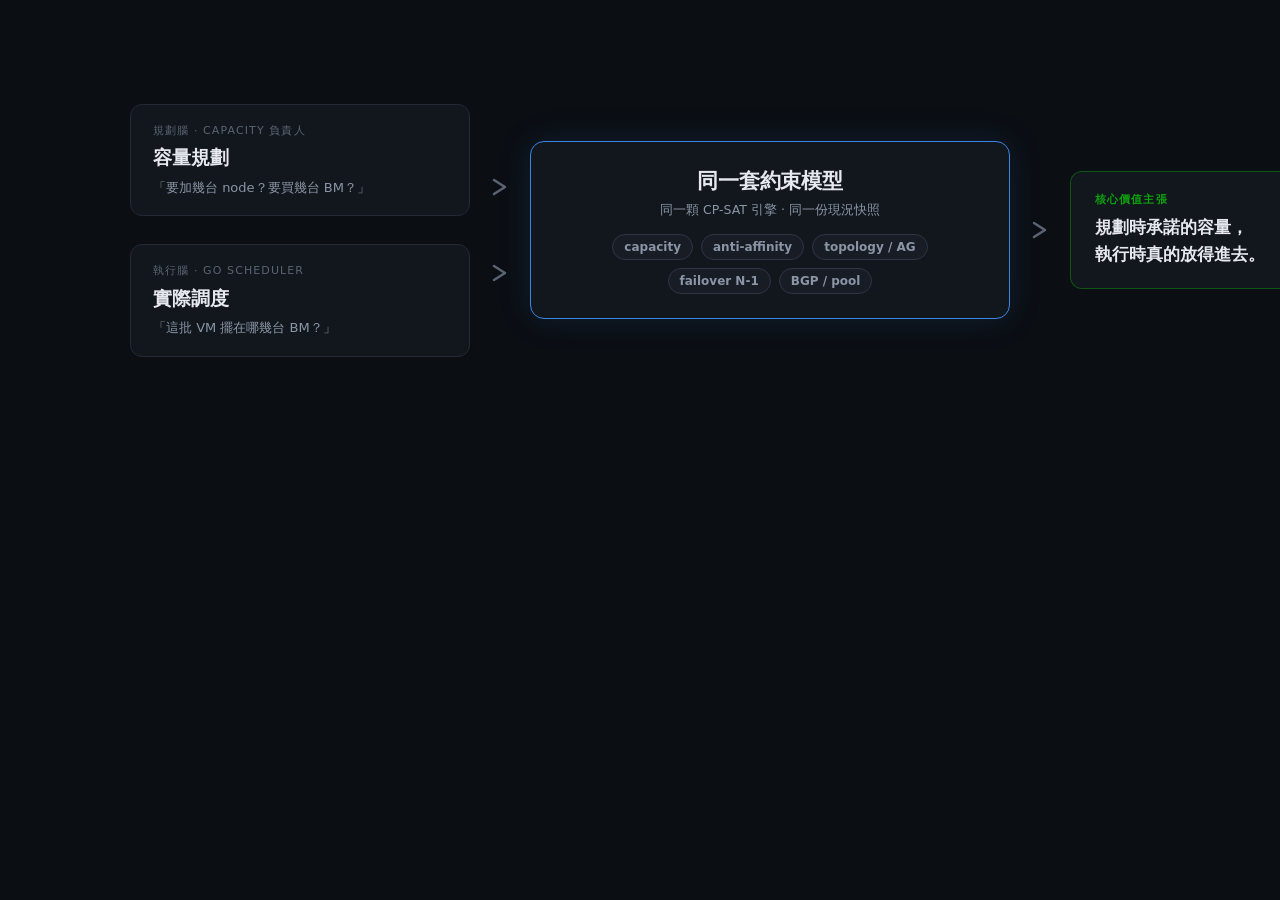
<file: docs/mockups/two-brains.html>
<!doctype html>
<html lang="zh-Hant">
<head>
<meta charset="utf-8">
<title>規劃腦 × 執行腦</title>
<style>
  :root{
    --bg:#0b0e13; --card:#12161d; --card2:#171c25; --border:#232a35; --border2:#2d3644;
    --text:#e6e9ef; --muted:#8b95a5; --subtle:#5b6472; --accent:#3987e5; --good:#0ca30c;
  }
  *{box-sizing:border-box}
  body{margin:0;background:var(--bg);color:var(--text);width:1600px;height:460px;
    display:flex;align-items:center;justify-content:center;
    font:14px/1.5 ui-sans-serif,system-ui,-apple-system,"Segoe UI",Roboto,"Noto Sans TC",sans-serif;}
  .grid{display:grid;grid-template-columns:340px 60px 480px 60px 400px;align-items:center;gap:0}
  .col{display:flex;flex-direction:column;gap:28px}
  .brain{background:var(--card);border:1px solid var(--border);border-radius:12px;padding:18px 22px}
  .brain .who{font-size:11px;letter-spacing:.1em;text-transform:uppercase;color:var(--subtle)}
  .brain .name{font-size:19px;font-weight:650;margin-top:4px}
  .brain .q{font-size:13px;color:var(--muted);margin-top:6px}
  .core{background:var(--card);border:1.5px solid var(--accent);border-radius:14px;
    padding:24px 26px;text-align:center;box-shadow:0 0 34px rgba(57,135,229,.14)}
  .core .name{font-size:21px;font-weight:700;letter-spacing:-.01em}
  .core .sub{font-size:12.5px;color:var(--muted);margin-top:4px}
  .chips{display:flex;gap:8px;justify-content:center;margin-top:14px;flex-wrap:wrap}
  .chip{font-size:12px;font-weight:600;border:1px solid var(--border2);border-radius:999px;
    padding:3px 11px;color:var(--muted);background:var(--card2)}
  .result{background:var(--card);border:1px solid color-mix(in srgb,var(--good) 45%,transparent);
    border-radius:12px;padding:20px 24px}
  .result .tag{font-size:11px;letter-spacing:.1em;text-transform:uppercase;color:var(--good);font-weight:700}
  .result .txt{font-size:17px;font-weight:650;margin-top:6px;line-height:1.6}
  .arr{display:flex;flex-direction:column;gap:64px;align-items:center;color:var(--subtle)}
  .arr.single{gap:0}
  .arr svg{display:block}
</style>
</head>
<body>
  <div class="grid">
    <div class="col">
      <div class="brain">
        <div class="who">規劃腦 · Capacity 負責人</div>
        <div class="name">容量規劃</div>
        <div class="q">「要加幾台 node？要買幾台 BM？」</div>
      </div>
      <div class="brain">
        <div class="who">執行腦 · Go Scheduler</div>
        <div class="name">實際調度</div>
        <div class="q">「這批 VM 擺在哪幾台 BM？」</div>
      </div>
    </div>
    <div class="arr">
      <svg width="22" height="22" viewBox="0 0 22 22"><path d="M5 4 L16 11 L5 18" fill="none" stroke="currentColor" stroke-width="2.5" stroke-linecap="round" stroke-linejoin="round"/></svg>
      <svg width="22" height="22" viewBox="0 0 22 22"><path d="M5 4 L16 11 L5 18" fill="none" stroke="currentColor" stroke-width="2.5" stroke-linecap="round" stroke-linejoin="round"/></svg>
    </div>
    <div class="core">
      <div class="name">同一套約束模型</div>
      <div class="sub">同一顆 CP-SAT 引擎 · 同一份現況快照</div>
      <div class="chips">
        <span class="chip">capacity</span><span class="chip">anti-affinity</span>
        <span class="chip">topology / AG</span><span class="chip">failover N-1</span>
        <span class="chip">BGP / pool</span>
      </div>
    </div>
    <div class="arr single">
      <svg width="22" height="22" viewBox="0 0 22 22"><path d="M5 4 L16 11 L5 18" fill="none" stroke="currentColor" stroke-width="2.5" stroke-linecap="round" stroke-linejoin="round"/></svg>
    </div>
    <div class="result">
      <div class="tag">核心價值主張</div>
      <div class="txt">規劃時承諾的容量，<br>執行時真的放得進去。</div>
    </div>
  </div>
</body>
</html>
</file>
